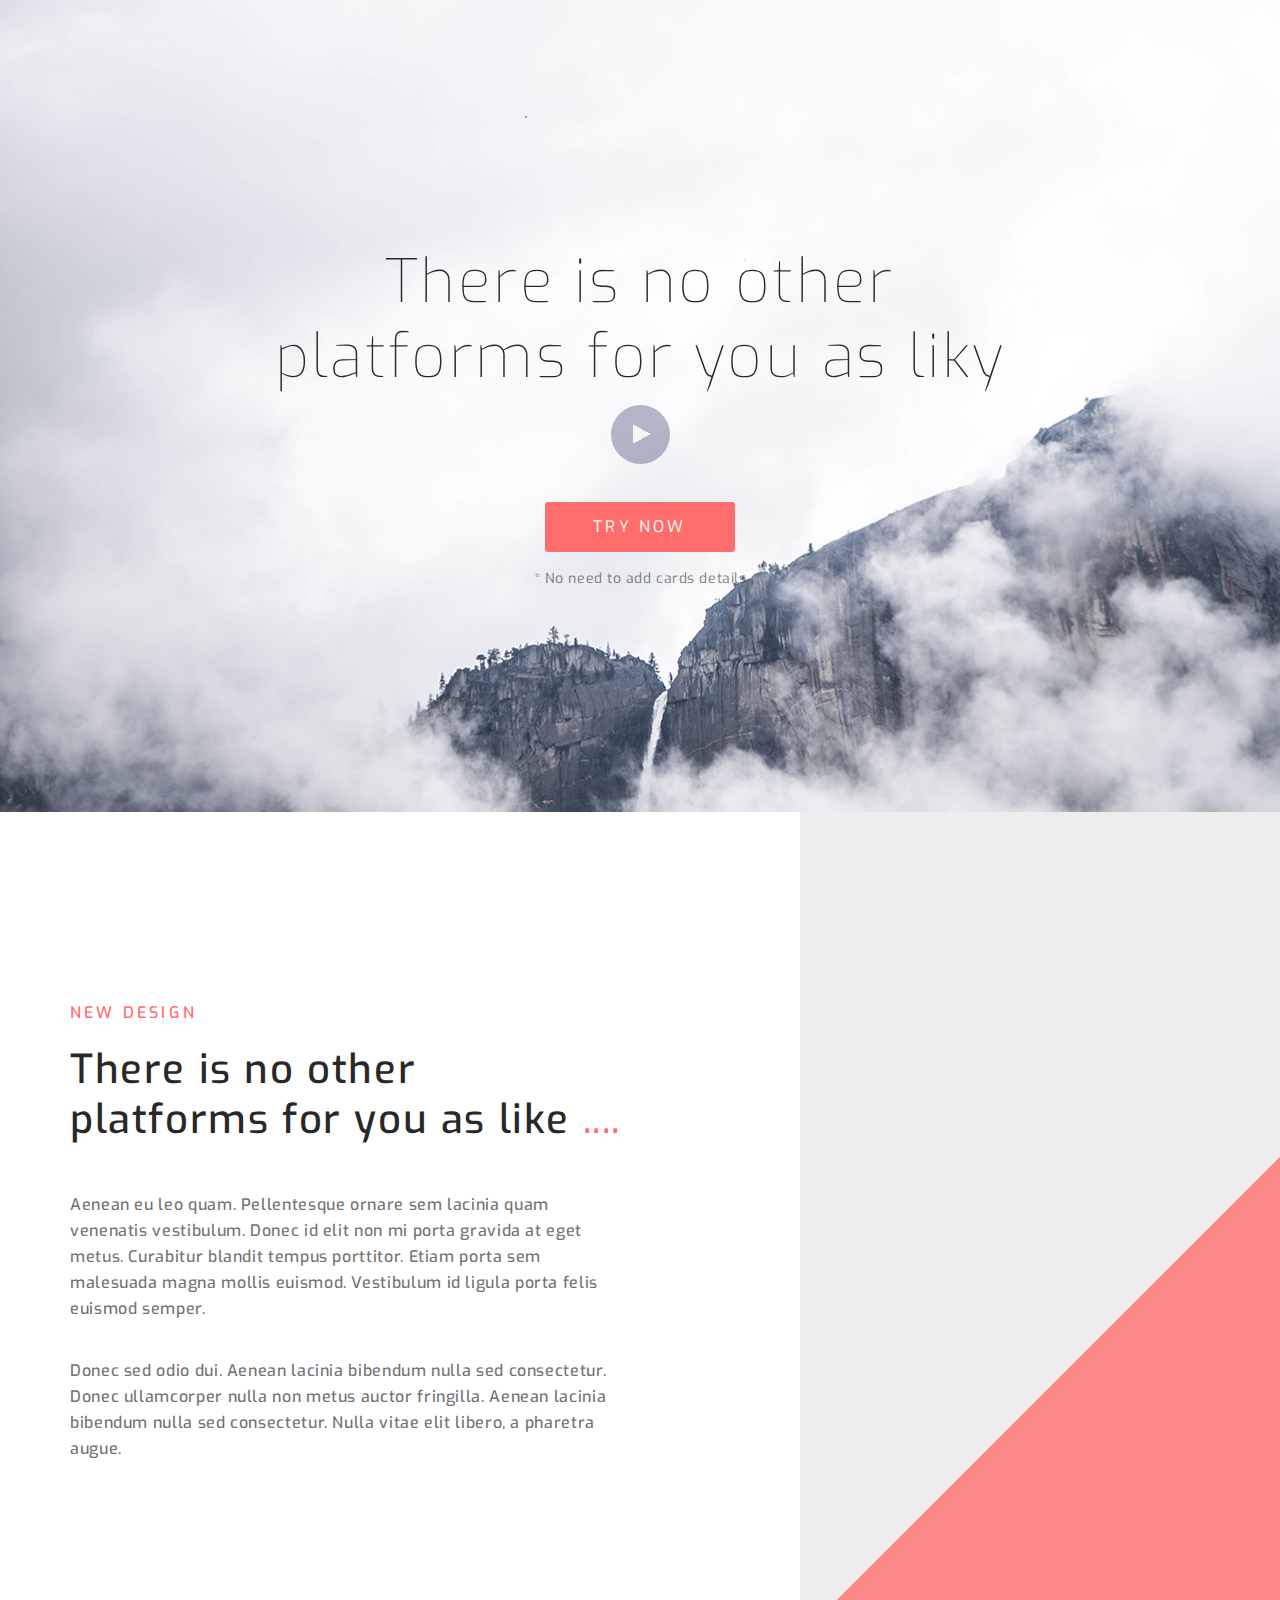
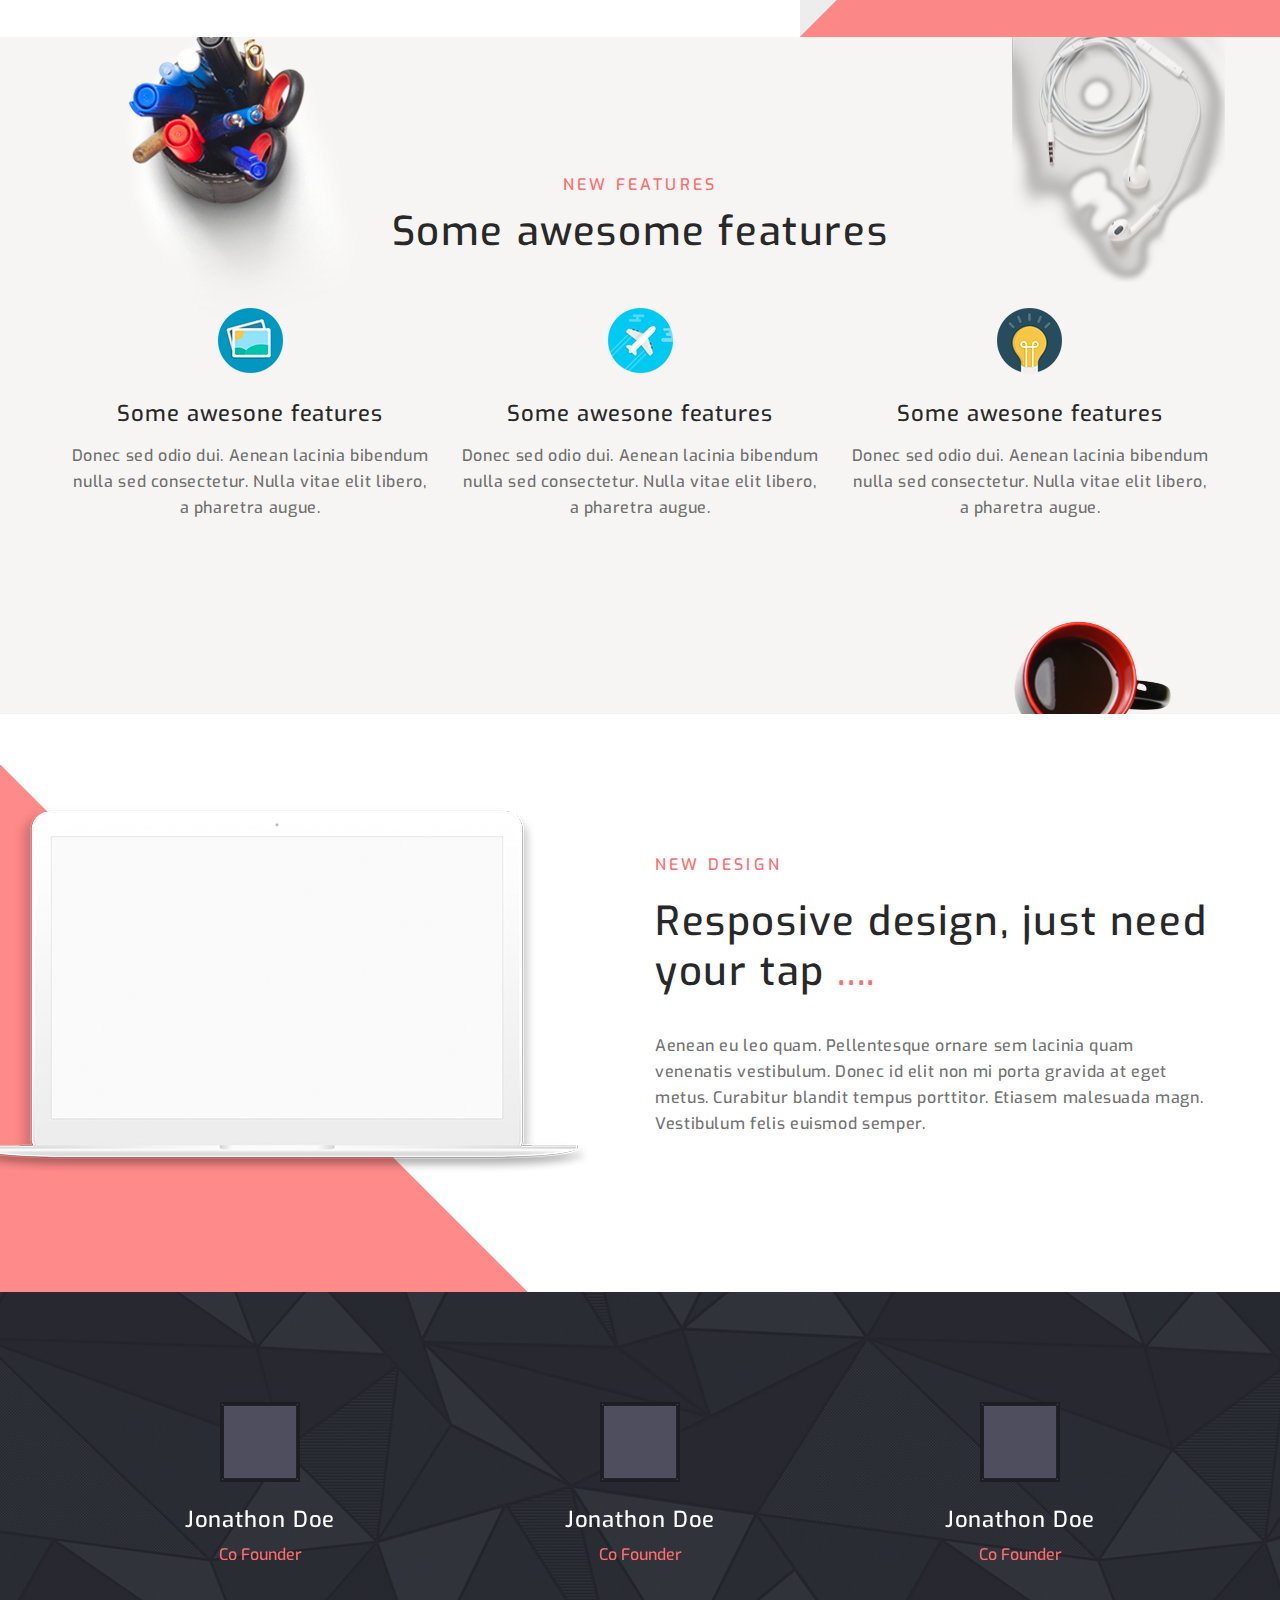
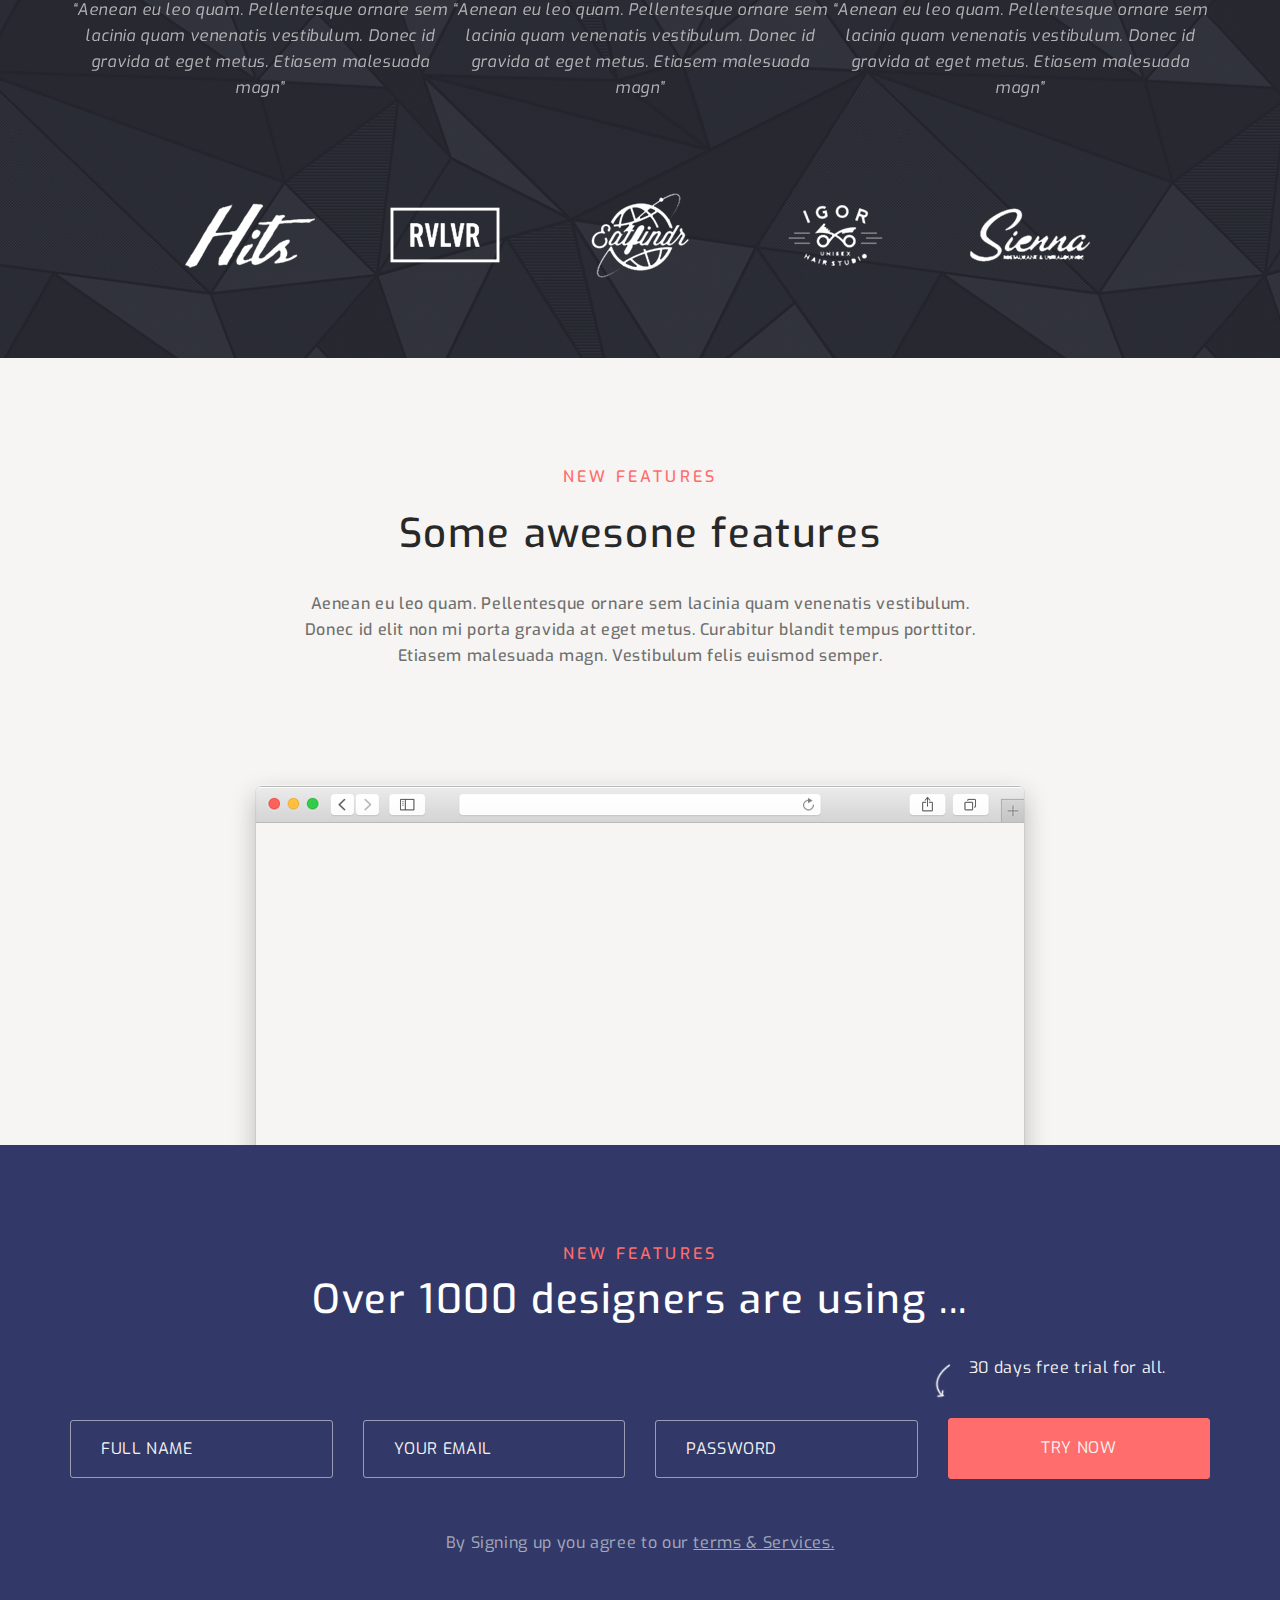
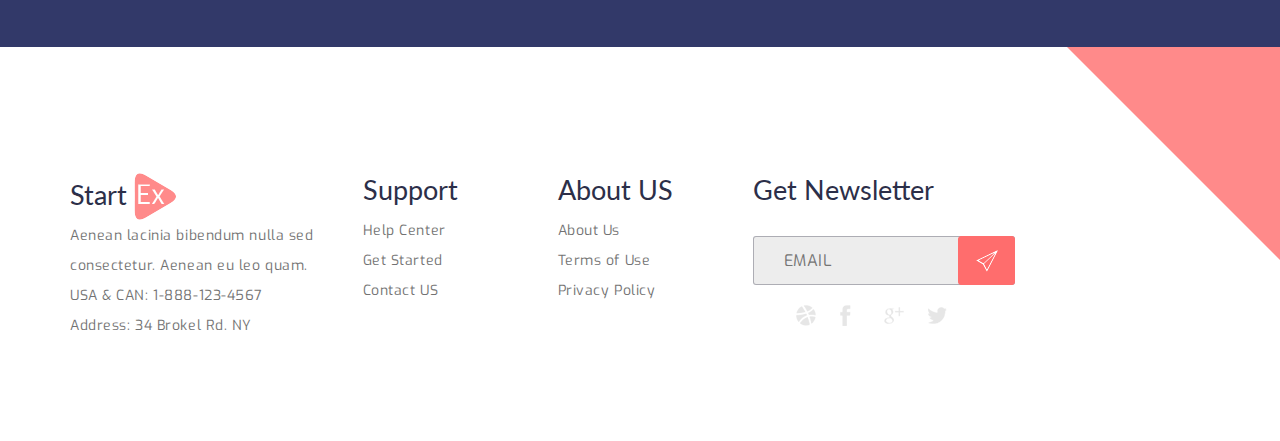
<file: index.html>
<!DOCTYPE html>
<html lang='ru'>

<head>
	<meta charset="UTF-8">
	<meta name="viewport" content="width=device-width, initial-scale=1.0, maximum-scale=1.0, user-scalable=no">
	<meta property="og:title" content="Corporate Landing - Responsive Site Title" />
	<meta property="og:type" content="website" />
	<meta property="og:url" content="https://vitaliy-kol.github.io/" />
	<meta property="og:site_name" content="corplan">
	<meta property="og:description" content="Corporate Landing - Responsive Site description." />
	<title>Corporate Landing - Responsive Site</title>
	<script src="https://ajax.googleapis.com/ajax/libs/jquery/3.6.0/jquery.min.js"></script>
	<script src="js/owl.carousel.min.js"></script>
	<script src="https://stackpath.bootstrapcdn.com/bootstrap/3.4.1/js/bootstrap.min.js" integrity="sha384-aJ21OjlMXNL5UyIl/XNwTMqvzeRMZH2w8c5cRVpzpU8Y5bApTppSuUkhZXN0VxHd"
		crossorigin="anonymous"></script>
	<link rel="stylesheet" href="https://stackpath.bootstrapcdn.com/bootstrap/3.4.1/css/bootstrap.min.css" integrity="sha384-HSMxcRTRxnN+Bdg0JdbxYKrThecOKuH5zCYotlSAcp1+c8xmyTe9GYg1l9a69psu"
		crossorigin="anonymous">
	<link rel="stylesheet" href="css/owl.carousel.min.css">
	<link rel="stylesheet" href="css/style.css">

	<meta name="google-site-verification" content="tN_1bV8NtvnI1jE9nOAn0j0Ub_z5N6THdEQ1J9_W4vk" />
</head>

<body>
	<section class="header">
		<div class="container">
			<div>
				<h1>There is no other platforms for you as liky</h1>
			</div>
			<div class="col-xs-12">
				<a href="./page.html" class="try_now_play_button center-block"></a>
			</div>
			<a href="#" class="col-xs-10 col-xs-offset-1 col-lg-2 col-lg-offset-5 try_now_button">Try now</a>
			<p class="col-xs-12 try_now_mini_text">* No need to add cards details</p>
		</div>
	</section>
	<section class="there_is_no">
		<div class="no-gutter col-xs-12 col-lg-9 col-lg-offset-3">
			<div class="col-xs-12 col-lg-6 col-lg-offset-6">
				<div class="row there_is_no_bd"></div>
			</div>
		</div>
		<div class="no-gutter container">
			<div class="col-lg-6 there_is_no_content">
				<p>new design</p>
				<div class='hidden-lg dropdown'>
					<button class="btn btn-default dropdown-toggle" type="button" id="StartMenu" data-toggle="dropdown" aria-haspopup="true" aria-expanded="true">
						<h2 class='no-gutter'>There is no other platforms for you as like <span>....</span></h2>
					</button>
					<div class="dropdown-menu list-unstyled" aria-labelledby="StartMenu">
						<p class="there_is_no_text">Aenean eu leo quam. Pellentesque ornare sem lacinia quam venenatis vestibulum. Donec id elit non mi porta gravida at eget metus. Curabitur blandit tempus
							porttitor. Etiam porta sem malesuada magna mollis euismod. Vestibulum id ligula porta felis euismod semper.</p>
						<p class="there_is_no_text">Donec sed odio dui. Aenean lacinia bibendum nulla sed consectetur. Donec ullamcorper nulla non metus auctor fringilla. Aenean lacinia bibendum nulla sed
							consectetur. Nulla vitae elit libero, a pharetra augue.</p>
					</div>
				</div>
				<h2 class='visible-lg-block'>There is no other platforms for you as like
					<span>....
						<p class="there_is_no_text">Aenean eu leo quam. Pellentesque ornare sem lacinia quam venenatis vestibulum. Donec id elit non mi porta gravida at eget metus. Curabitur blandit tempus
							porttitor. Etiam porta sem malesuada magna mollis euismod. Vestibulum id ligula porta felis euismod semper.</p>
						<p class="there_is_no_text">Donec sed odio dui. Aenean lacinia bibendum nulla sed consectetur. Donec ullamcorper nulla non metus auctor fringilla. Aenean lacinia bibendum nulla sed
							consectetur. Nulla vitae elit libero, a pharetra augue.</p>
					</span>
				</h2>
			</div>
		</div>
	</section>
	<section class="some_awesome">
		<div class="no-gutter container">
			<div class="some_awesome_content">
				<p>new features</p>
				<h2>Some awesome features</h2>
				<ul class='some_awesome_ul list-unstyled clearfix'>
					<li class="col-xs-12 col-lg-4">
						<h3>Some awesone features</h3>
						<p>Donec sed odio dui. Aenean lacinia bibendum nulla sed consectetur. Nulla vitae elit libero, a pharetra augue.</p>
					</li>
					<li class="col-xs-12 col-lg-4">
						<h3>Some awesone features</h3>
						<p>Donec sed odio dui. Aenean lacinia bibendum nulla sed consectetur. Nulla vitae elit libero, a pharetra augue.</p>
					</li>
					<li class="col-xs-12 col-lg-4">
						<h3>Some awesone features</h3>
						<p>Donec sed odio dui. Aenean lacinia bibendum nulla sed consectetur. Nulla vitae elit libero, a pharetra augue.</p>
					</li>
				</ul>
			</div>
		</div>
	</section>
	<section class="resposive_design">
		<div class="no-gutter container">
			<div class="col-lg-6 col-lg-offset-6 resposive_design_content">
				<p>new design</p>
				<div class='hidden-lg dropdown'>
					<button class="btn btn-default dropdown-toggle" type="button" id="StartMenu" data-toggle="dropdown" aria-haspopup="true" aria-expanded="true">
						<h2 class='no-gutter'>Resposive design, just need your tap <span>....</span></h2>
					</button>
					<div class="dropdown-menu list-unstyled" aria-labelledby="StartMenu">
						<p class="resposive_design_text">Aenean eu leo quam. Pellentesque ornare sem lacinia quam venenatis vestibulum. Donec id elit non mi porta gravida at eget metus. Curabitur blandit tempus
							porttitor. Etiasem malesuada magn. Vestibulum felis euismod semper.</p>
					</div>
				</div>
				<h2 class='visible-lg-block'>Resposive design, just need your tap
					<span>....
						<p class="resposive_design_text">Aenean eu leo quam. Pellentesque ornare sem lacinia quam venenatis vestibulum. Donec id elit non mi porta gravida at eget metus. Curabitur blandit tempus
							porttitor. Etiasem malesuada magn. Vestibulum felis euismod semper.</p>
					</span>
				</h2>
			</div>
		</div>
	</section>
	<section class="co_founder">
		<div class="container">
			<div class="owl-carousel owl-theme">
				<div class="item">
					<img src="img/rectangle_for_section_5.png" alt="Jonathon Doe 1" class="co_founder_img">
					<h3>Jonathon Doe</h3>
					<p>Co Founder</p>
					<p>“Aenean eu leo quam. Pellentesque ornare sem lacinia quam venenatis vestibulum. Donec id gravida at eget metus. Etiasem malesuada magn”</p>
				</div>
				<div class="item">
					<img src="img/rectangle_for_section_5.png" alt="Jonathon Doe 2" class="co_founder_img">
					<h3>Jonathon Doe</h3>
					<p>Co Founder</p>
					<p>“Aenean eu leo quam. Pellentesque ornare sem lacinia quam venenatis vestibulum. Donec id gravida at eget metus. Etiasem malesuada magn”</p>
				</div>
				<div class="item">
					<img src="img/rectangle_for_section_5.png" alt="Jonathon Doe 3" class="co_founder_img">
					<h3>Jonathon Doe</h3>
					<p>Co Founder</p>
					<p>“Aenean eu leo quam. Pellentesque ornare sem lacinia quam venenatis vestibulum. Donec id gravida at eget metus. Etiasem malesuada magn”</p>
				</div>
			</div>
		</div>
		<div class="no-gutter container">
			<div class="no-gutter col-xs-6 col-lg-2">
				<img src="img/logo_section_5_1.png" alt="logo_section_5_1">
			</div>
			<div class="col-xs-6 col-lg-2">
				<img src="img/logo_section_5_2.png" alt="logo_section_5_2">
			</div>
			<p class="clearfix visible-xs-block"></p>
			<div class="col-xs-6 col-xs-offset-3 col-lg-2 col-lg-offset-0">
				<img src="img/logo_section_5_3.png" alt="logo_section_5_3">
			</div>
			<p class="clearfix visible-xs-block"></p>
			<div class="col-xs-6 col-lg-2">
				<img src="img/logo_section_5_4.png" alt="logo_section_5_4">
			</div>
			<div class="no-gutter col-xs-6 col-lg-2">
				<img src="img/logo_section_5_5.png" alt="logo_section_5_5">
			</div>
		</div>
	</section>
	<section class="some_awesome_two">
		<div class="no-gutter container">
			<div class="no-gutter col-xs-12 col-lg-10">
				<div class="some_awesome_two_content">
					<p>NEW FEATURES</p>
					<h2>Some awesone features</h2>
					<p class="some_awesome_two_text">Aenean eu leo quam. Pellentesque ornare sem lacinia quam venenatis vestibulum. Donec id elit non mi porta gravida at eget metus. Curabitur blandit tempus
						porttitor. Etiasem malesuada magn. Vestibulum felis euismod semper.</p>
				</div>
			</div>
		</div>
	</section>
	<section class="over_designers">
		<div class="container over_designers_content">
			<p>NEW FEATURES</p>
			<h2>Over 1000 designers are using ...</h2>
			<span class="col-lg-3 col-lg-push-9">30 days free trial for all.</span>
			<div class="clearfix"></div>
			<form action="#" class="free_trial row clearfix" method='post'>
				<div class="col-xs-12 col-md-3">
					<input type="text" name='fullname' placeholder="full name" required>
				</div>
				<div class="col-xs-12 col-md-3">
					<input type="email" name='email' placeholder="your email" required>
				</div>
				<div class="col-xs-12 col-md-3">
					<input type="password" name='password' placeholder="password" required>
				</div>
				<div class="col-xs-12 col-md-3">
					<input type="submit" value='try now'>
				</div>
			</form>
			<p>By Signing up you agree to our
				<a href="#">
					terms & Services.
				</a>
			</p>
		</div>
	</section>
	<section class="footer">
		<div class="col-xs-12 col-lg-2 col-lg-push-10 footer_bd">
		</div>
		<div class="no-gutter container">
			<nav>
				<ul class='list-unstyled'>
					<li class='col-xs-12 hidden-lg dropdown'>
						<button class="btn btn-default dropdown-toggle" type="button" id="StartMenu" data-toggle="dropdown" aria-haspopup="true" aria-expanded="true">
							<h3>Start <span></span></h3>
							<span></span>
						</button>
						<ul class="dropdown-menu list-unstyled" aria-labelledby="StartMenu">
							<li><a href="#">Aenean lacinia bibendum nulla sed consectetur. Aenean eu leo quam. </a></li>
							<li><a href="#">USA & CAN: 1-888-123-4567</a></li>
							<li><a href="#">Address: 34 Brokel Rd. NY</a></li>
						</ul>
					</li>
					<li class='visible-lg-block col-lg-3'>
						<h3>Start <span></span></h3>
						<span>
							<ul class='list-unstyled'>
								<li><a href="#">Aenean lacinia bibendum nulla sed consectetur. Aenean eu leo quam. </a></li>
								<li><a href="#">USA & CAN: 1-888-123-4567</a></li>
								<li><a href="#">Address: 34 Brokel Rd. NY</a></li>
							</ul>
						</span>
					</li>
					<li class='col-xs-12 hidden-lg dropdown'>
						<button class="btn btn-default dropdown-toggle" type="button" id="SupportMenu" data-toggle="dropdown" aria-haspopup="true" aria-expanded="true">
							<h3>Support</h3>
							<span></span>
						</button>
						<ul class="dropdown-menu list-unstyled" aria-labelledby="SupportMenu">
							<li><a href="#">Help Center</a></li>
							<li><a href="#">Get Started</a></li>
							<li><a href="#">Contact US</a></li>
						</ul>
					</li>
					<li class='visible-lg-block col-lg-2'>
						<h3>Support</h3>
						<span>
							<ul class='list-unstyled'>
								<li><a href="#">Help Center</a></li>
								<li><a href="#">Get Started</a></li>
								<li><a href="#">Contact US</a></li>
							</ul>
						</span>
					</li>
					<li class='col-xs-12 hidden-lg dropdown'>
						<button class="btn btn-default dropdown-toggle" type="button" id="AboutUSMenu" data-toggle="dropdown" aria-haspopup="true" aria-expanded="true">
							<h3>About US</h3>
							<span></span>
						</button>
						<ul class="dropdown-menu list-unstyled" aria-labelledby="AboutUSMenu">
							<li><a href="#">About Us</a></li>
							<li><a href="#">Terms of Use</a></li>
							<li><a href="#">Privacy Policy</a></li>
						</ul>
					</li>
					<li class='visible-lg-block col-lg-2'>
						<h3>About US</h3>
						<span>
							<ul class='list-unstyled'>
								<li><a href="#">About Us</a></li>
								<li><a href="#">Terms of Use</a></li>
								<li><a href="#">Privacy Policy</a></li>
							</ul>
						</span>
					</li>
					<li class='col-xs-12 col-lg-3'>
						<h3>Get Newsletter</h3>
						<form class='clearfix' action="#">
							<input class='col-xs-12' type="email" name='email' placeholder="email" required>
							<input type="submit" value="">
						</form>
						<ul class='list-unstyled'>
							<li class="no-gutter col-xs-2 col-xs-offset-2">
								<a class='col-xs-12' href="#">
								</a>
							</li>
							<li class="no-gutter col-xs-2">
								<a class='col-xs-12' href="#">
								</a>
							</li>
							<li class="no-gutter col-xs-2">
								<a class='col-xs-12' href="#">
								</a>
							</li>
							<li class="no-gutter col-xs-2">
								<a class='col-xs-12' href="#">
								</a>
							</li>
						</ul>
					</li>
				</ul>
			</nav>
		</div>
	</section>
	<script>
		$('.owl-carousel').owlCarousel({
			nav: false,
			dots: true,
			responsive: {
				0: {
					items: 1
				},
				1200: {
					items: 3
				}
			}
		})
	</script>
</body>

</html>
</file>
<file: css/style.css>
@import url('https://fonts.googleapis.com/css2?family=Exo:wght@100;400;500&family=Lato&display=swap');

/*******************global*********************/

body{
	overflow-x: hidden;
}

.no-gutter{
	padding-left: 0;
	padding-right: 0;
}

/*******************header*********************/

.header{
	background: url('../img/try_now_bd.png') center/ cover no-repeat;
	min-height: 100vh;
}

h1{
	text-align: center;
	font-family: Exo;
	font-size: 60px;
	line-height: 75px;
	font-weight: 100;
	letter-spacing: 0.04em;
	color: #282828;
}

.try_now_play_button{
	display: block;
	width: 59px;
	height: 59px;
	opacity: 0.35;
	background: 
	linear-gradient(29.2deg, #f4f5f7, #f4f5f7 50%, transparent 50%, transparent) 22px 19px/ 17px 10px,
	linear-gradient(-29.2deg, transparent, transparent 50%, #f4f5f7 50%, #f4f5f7) 22px 28.5px/ 17px 10px,
	#323969;
	background-repeat: no-repeat;
	border-radius: 100%;
}

.try_now_play_button:hover{
	opacity: 1;
	background: 
	linear-gradient(29.2deg, #f4f5f7, #f4f5f7 50%, transparent 50%, transparent) 22px 19px/ 17px 10px,
	linear-gradient(-29.2deg, transparent, transparent 50%, #f4f5f7 50%, #f4f5f7) 22px 28.5px/ 17px 10px,
	#ff6d6d;
	background-repeat: no-repeat;
}

.try_now_button{
	background-color: #ff6d6d;
	border-radius: 3px;
	font-family: Exo;
	font-size: 16px;
	font-weight: 400;
	line-height: 50px;
	text-transform: uppercase;
	letter-spacing: 0.2em;
	color: #ffffff;
	text-align: center;
	margin-top: 38px;
	text-decoration: none;
}

.try_now_button:hover{
	color: #ffffff;
	text-decoration: none;
	box-shadow: 0 0 7px black;
}

.try_now_mini_text{
	text-align: center;
	opacity: 0.6;
	font-family: Exo;
	font-size: 14px;
	line-height: 54px;
	font-weight: 400;
	letter-spacing: 0.04em;
	color: #282828;
	margin-bottom: 206px;
}

/*******************there_is_no*********************/

.there_is_no{	
	position: relative;
}

.there_is_no button,
.resposive_design button{
	padding: 0;
	background: transparent;
	border: 0;
}

.there_is_no button h2,
.resposive_design button h2{
	white-space: normal;
	text-align: left;
}

.there_is_no>div:nth-child(1){
	position: absolute;
	height: 100%;
}

.there_is_no>div:nth-child(1)>div,
.there_is_no>div:nth-child(1)>div>div{
	height: 100%;
}

.there_is_no>div+div{
	position: relative;
}

.there_is_no_bd{
	height: 100%;
	background: #ededed;
	overflow: hidden;
}

.there_is_no_bd:after{
	content: '';
	display: block;
	width: 100%;
	height: 100%;
	opacity: 0.8;
	background: #ff6d6d;
	transform-origin: 0 100%;
	transform: skewX(-45deg);
}

.there_is_no_content{
	margin-bottom: 165px;
	margin-top: 190px;
}

.there_is_no_content p,
.some_awesome_content>p,
.resposive_design p,
.some_awesome_two_content>p,
.over_designers_content>p{
	font-family: Exo;
	font-size: 16px;
	font-weight: 500;
	letter-spacing: 0.2em;
	color: #ff6d6d;
	text-transform: uppercase;
}

.there_is_no_content h2,
.some_awesome_content>h2,
.resposive_design h2,
.some_awesome_two_content>h2,
.over_designers_content>h2{
	font-family: Exo;
	font-size: 40px;
	font-weight: 500;
	letter-spacing: 0.04em;
	color: #282828;
	line-height: 50px;

}

.there_is_no_content span,
.resposive_design_content span{
	color: #ff6d6d;
}

.there_is_no_text:nth-child(1){
	margin: 47px 0 36px 0;
}

p.there_is_no_text,
p.resposive_design_text,
p.some_awesome_two_text{
	opacity: 0.65;
	font-family: Exo;
	font-size: 16px;
	line-height: 26px;
	font-weight: 500;
	letter-spacing: 0.04em;
	color: #282828;
	text-decoration: none;
	text-transform: none;
}

/*******************some_awesome*********************/


.some_awesome{
	text-align: center;
	position: relative;
	background: #f6f5f3;
	overflow: hidden;
}

.some_awesome:before{
	content: '';
	display: none;
	width: 291px;
	height: 329px;
	position: absolute;
	top: -15px;
	left: 82px;
	background: 
	url('../img/pen_holder.png') center/cover no-repeat;
}

.some_awesome:after{
	content: '';
	display: none;
	width: 235px;
	height: 251px;
	position: absolute;
	bottom: -138px;
	right: 50px;
	background: 
	url('../img/coffee_cup.png') center/cover no-repeat;
}

.some_awesome>div{
	position: relative;
	padding-bottom: 182.5px;
	padding-top: 137px;
}

.some_awesome>div:before{
	position: absolute;
	right: 0;
	top: 0;
	opacity: .9;
	width: 213px;
	height: 245px;
	background: url('../img/some_awesome_bd_headphones.png') no-repeat;
	display: none;
}

.some_awesome_content>h2{
	margin: 0;
}

.some_awesome_ul{
	margin: 50px 0 0 0;
}

.some_awesome_ul li h3{
	padding: 95px 0 17.5px;
	margin: 0;
	font-family: Exo;
	font-size: 22px;
	font-weight: 500;
	letter-spacing: 0.04em;
	color: #282828;
}

.some_awesome_ul li:before{
	content: '';
	width: 67px;
	height: 67px;
	display: inline-block;
	background: url('../img/sprite.png') 0 0 no-repeat;
	position: absolute;
	top: 0;
	left: 50%;
	margin-left: -33.5px;
}

.some_awesome_ul li+li:before{
	background: url('../img/sprite.png') 0 -67px no-repeat;
}

.some_awesome_ul li+li+li:before{
	background: url('../img/sprite.png') 0 -134px no-repeat;
}

.some_awesome_ul li p{
	opacity: 0.65;
	font-family: Exo;
	font-size: 16px;
	line-height: 26px;
	font-weight: 500;
	letter-spacing: 0.04em;
	color: #282828;
}

/*******************resposive_design*********************/

.resposive_design{
	position: relative;
	padding: 140px 0 145.5px;
}

.resposive_design:before{
	content: '';
	width: 100%;
	height: 100%;
	position: absolute;
	top: 0;
	left: 0;
	opacity: 0.8;
	transform-origin: 100% 100%;
	transform: skewX(45deg);
	background: #ff6d6d;
}

.resposive_design_text{
	margin: 36px 0 0 0;
}

.resposive_design_content>p{
	margin-top: 0;
}

.resposive_design>div>div:before{
	content: '';
	display: inline-block;
	width: 630px;
	height: 367px;
	position: absolute;
	top: -48px;
	left: -680px;
	background: url('../img/resposive_design_macbook.png') no-repeat;
	display: none;
}

/*******************co_founder*********************/

.co_founder{
	text-align: center;
	background: url('../img/section_5_bd.png') center/ cover no-repeat;
	padding-bottom: 80px;
}

.co_founder .item img{
	font-size: 0;
	width: 80px;
	height: 80px;
	background-color: #4e4e5e;
	border: 2px solid #1d1e24;
	margin: 110px auto 26px;
}

.co_founder .item h3{
	margin: 0;
	font-family: Exo;
	font-size: 22px;
	font-weight: 500;
	letter-spacing: 0.04em;
	color: #ffffff;
}

.co_founder .item p{
	font-family: Exo;
	font-size: 16px;
	font-weight: 500;
	color: #ff6d6d;
	margin: 12px auto 30px;
}

.co_founder .item p+p{
	opacity: 0.65;
	font-family: Exo;
	font-size: 16px;
	line-height: 26px;
	font-weight: 400;
	font-style: italic;
	letter-spacing: 0.04em;
	color: #ffffff;
	margin: 0;
}

.owl-dots button.owl-dot{
	width: 10px;
	height: 10px;
	border-radius: 100%;
	background: white;
}

.owl-dots button+button.owl-dot{
	margin: 0 0 0 5px;
}

.owl-dots button.active{
	opacity: .8;
	background: #ff6d6d;
}

.co_founder>div+div{
	margin-top: 91.5px;
	font-size: 0;
}

.co_founder>div+div>div>div{
	opacity: .35;
}

/*******************some_awesome_two*********************/

.some_awesome_two{
	background: 
	#f6f5f3;
}

.some_awesome_two_content{
	text-align: center;
	margin-bottom: 76px;
}

.some_awesome_two_content>p{
	margin-top: 108px;
}

.some_awesome_two_content>h2{
	margin-bottom: 32px;
}

p.some_awesome_two_text{
	margin: 0;
	text-transform: none;
	display: block;
}

/*******************over_designers*********************/

.over_designers{
	background: #323969;
	padding-bottom: 82.5px;
}

.over_designers_content{
	text-align: center;
}

.over_designers_content>p:first-child{
	margin-top: 98px;
}

.over_designers_content>h2{
	color: white;
	margin-bottom: 32px;
	margin-top: 0;
}

.free_trial input{
	border: 1px solid rgba(255, 255, 255, .5);
	border-radius: 3px;
	background: transparent;
	padding: 18px 30px;
	width: 100%;
}

.free_trial div+div input{
	margin-top: 10px;
}

.free_trial input[type='submit']{
	background: #ff6d6d;
	border: 1px solid #ff6d6d;
	border-radius: 3px;
	font-family: Exo;
	font-size: 16px;
	font-weight: 400;
	letter-spacing: 0.04em;
	color: #f6f5f3;
	text-transform: uppercase;
	cursor: pointer;
}

.free_trial input[type='submit']:hover{
	box-shadow: 0px 3px 3px 0px rgba(14,15,15,0.25);
	text-decoration: underline;
}

.free_trial input::placeholder {
  	font-family: Exo;
	font-size: 16px;
	line-height: 75px;
	font-weight: 400;
	letter-spacing: 0.04em;
	color: #f6f5f3;
	text-transform: uppercase;
}

.free_trial input::-webkit-input-placeholder {
  	font-family: Exo;
	font-size: 16px;
	line-height: 75px;
	font-weight: 400;
	letter-spacing: 0.04em;
	color: #f6f5f3;
	text-transform: uppercase;
}

.free_trial input::-moz-placeholder {
  	font-family: Exo;
	font-size: 16px;
	line-height: 75px;
	font-weight: 400;
	letter-spacing: 0.04em;
	color: #f6f5f3;
	text-transform: uppercase;
}

.free_trial input:-ms-input-placeholder {
  	font-family: Exo;
	font-size: 16px;
	line-height: 75px;
	font-weight: 400;
	letter-spacing: 0.04em;
	color: #f6f5f3;
	text-transform: uppercase;
}

.over_designers_content p:last-child{
	margin-top: 53px;
}

.over_designers_content p:last-child,
.over_designers_content span{
	text-transform: none;
	opacity: 0.6;
	font-family: Exo;
	font-size: 16px;
	font-weight: 400;
	letter-spacing: 0.04em;
	color: #f6f5f3;
	text-align: center;
}

.over_designers_content p:last-child a{
	color: #f6f5f3;
	text-decoration: underline;
}

.over_designers_content p:last-child a:hover{
	color: #ff6d6d;
}

.over_designers_content span{
	margin: 0;
	padding-bottom: 40px;
	background: url('../img/free_trial_img.png') 10px 0 no-repeat;
	opacity: 1;
	display: none;
}

/*******************footer*********************/

.footer{
	position: relative;
	overflow: hidden;
}

.footer>div{
	height: 100%;
}

.footer>div+div{
	margin: 96px auto 100px;
}

.footer h3{
	font-family: Lato;
	font-size: 26.9px;
	line-height: 33px;
	font-weight: 400;
	color: #2c2f49;
}

.footer h3 span{
	color: white;
	display: inline-block;
	width: 42px;
	height: 47px;
	margin-bottom: -15px;
	background: url('../img/footer_sprite_6.png') center/ contain no-repeat;
}

.footer a{
	opacity: 0.65;
	font-family: Exo;
	font-size: 14px;
	line-height: 30px;
	font-weight: 400;
	letter-spacing: 0.04em;
	color: #282828;
}

.footer button{
	background: transparent;
	border-color: transparent;
	padding-right: 10px;
	text-align: left;
}

.footer_bd{
 	position: absolute;
 	top: 0;
 	opacity: 0.8;
 	height: 100%;
 	transform-origin: 0 0;
 	transform: skewX(45deg);
 	background: #ff6d6d;
}

.footer ul ul{
	display: none;
}

.footer ul li:last-child ul{
	display: block;
}

.footer li:last-child ul ul{
	margin-top: 0;
	float: left;
}

.footer form{
 	margin-top: 30px;
 	position: relative;
 }

 .footer form>p{
 	margin: 0;
 }

.footer input{
	height: 49px;
	padding: 0 30px;
	border: 1px solid rgba(78, 78, 94, .4);
	border-radius: 3px;
	background-color: #ededed;
	font-family: Exo;
	font-size: 16px;
	font-weight: 400;
	letter-spacing: 0.04em;
	color: #000000;
	text-transform: uppercase;
	vertical-align: middle;
	width: 100%;
}

.footer input[type='submit']{
	position: absolute;
	top: 0;
	right: 0;
	padding: 0 25px;
	border: 1px solid #ff6d6d;
	border-radius: 3px;
	background: 
	url('../img/footer_sprite_1.png') center/ 22px no-repeat,
	#ff6d6d;
	width: 57px;
}

.footer input[type='submit']:hover{
	box-shadow: 0px 3px 3px 0px rgba(14,15,15,0.25);
}

.footer form+ul{
	margin-top: 20px;
}

.footer form+ul a{
	height: 21px;
	position: relative;
	opacity: 0.24;
	background: url('../img/footer_sprite_2.png') 0 50% no-repeat;
}

.footer form+ul li+li a{
	background: url('../img/footer_sprite_3.png') 0 50% no-repeat;
}

.footer form+ul li+li+li a{
	background: url('../img/footer_sprite_4.png') 0 50% no-repeat;
}

.footer form+ul li+li+li+li a{
	background: url('../img/footer_sprite_5.png') 0 50% no-repeat;
}

.footer form+ul a:hover{
	opacity: 1;
}

.footer button>span{
	display: inline-block;
	height: 15px;
	width: 30px;
	background: 
	linear-gradient(-39.81deg, transparent, transparent 12.5px, #2c2f49 12.5px, #2c2f49 15px, transparent 15px) 15px 0/ 15px no-repeat,
	linear-gradient(39.81deg, transparent, transparent 12.5px, #2c2f49 12.5px, #2c2f49 15px, transparent 15px) 0 0/ 15px no-repeat;
}

.footer li>span:hover{
	width: 100%;
	background: transparent;
}

.footer li>span:hover ul{
	display: block;
}

/*******************media*********************/

@media (min-width: 1200px){

h1{
	padding: 225px 195px 0;
}

.some_awesome:before{
	display: inline-block;
}

.some_awesome:after{
	display: inline-block;
}

.there_is_no_content span,
.resposive_design_content span{
	text-decoration: none;
}

.there_is_no_text,
.resposive_design_text,
p.some_awesome_two_text{
	display: block;
}

.header{
	min-height: 100%;
}

.some_awesome>div:before{
	display: block;
}

.resposive_design:before{
	left: calc(-50% - 112px);
}

.resposive_design>div>div:before{
	display: block;
}

.co_founder>div+div>div{
	text-align: center;
}

.co_founder>div+div>div{
	display: inline-block;
	vertical-align: middle;
	float: none;
}

.some_awesome_two_content{
	position: relative;
	float: left;
	width: 70%;
	left: 25%;
}

.some_awesome_two{
	background: 
	url('../img/some_awesome_two_bd.png') 50% 100% no-repeat,
	#f6f5f3;
}

.some_awesome_two_content{
	margin-bottom: 476px;
}

.over_designers_content span{
	display: block;
}

.free_trial div+div input{
	margin-top: 0;
}

.free_trial input[type='submit']{
	margin-top: -2px;
}

.footer li>span{
	width: 100%;
	background: transparent;
}

.footer li>span ul{
	display: block;
}
}
</file>
